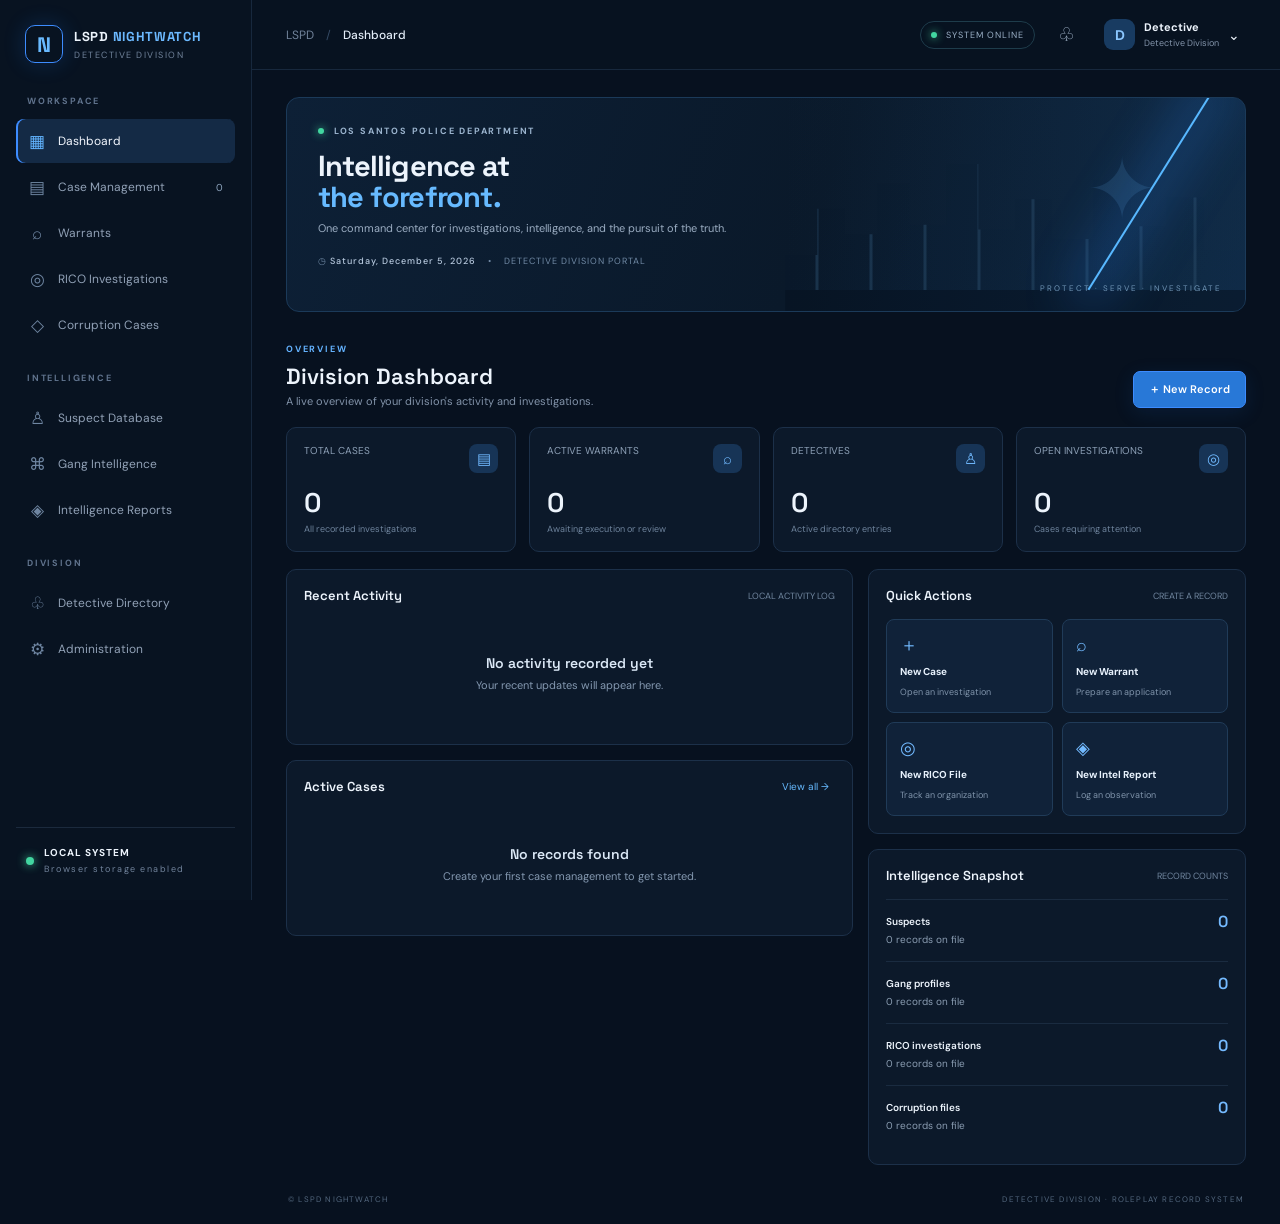
<file: index.html>
<!doctype html>
<html lang="en">
<head>
  <meta charset="utf-8"><meta name="viewport" content="width=device-width,initial-scale=1">
  <meta name="theme-color" content="#07111f">
  <title>LSPD Nightwatch | Detective Intelligence</title>
  <link rel="preconnect" href="https://fonts.googleapis.com"><link rel="preconnect" href="https://fonts.gstatic.com" crossorigin>
  <link href="https://fonts.googleapis.com/css2?family=DM+Sans:wght@400;500;600;700&family=Space+Grotesk:wght@500;600;700&display=swap" rel="stylesheet">
  <link rel="stylesheet" href="styles.css">
</head>
<body>
<div class="app-shell">
  <aside class="sidebar" id="sidebar">
    <div class="brand"><div class="brand-mark">N</div><div><b>LSPD <span>NIGHTWATCH</span></b><small>DETECTIVE DIVISION</small></div></div>
    <div class="nav-label">WORKSPACE</div>
    <nav id="nav">
      <button class="nav-item active" data-page="dashboard"><i>▦</i> Dashboard</button>
      <button class="nav-item" data-page="cases"><i>▤</i> Case Management <em id="caseNavCount">0</em></button>
      <button class="nav-item" data-page="warrants"><i>⌕</i> Warrants</button>
      <button class="nav-item" data-page="rico"><i>◎</i> RICO Investigations</button>
      <button class="nav-item" data-page="corruption"><i>◇</i> Corruption Cases</button>
      <div class="nav-label nav-gap">INTELLIGENCE</div>
      <button class="nav-item" data-page="suspects"><i>♙</i> Suspect Database</button>
      <button class="nav-item" data-page="gangs"><i>⌘</i> Gang Intelligence</button>
      <button class="nav-item" data-page="intelligence"><i>◈</i> Intelligence Reports</button>
      <div class="nav-label nav-gap">DIVISION</div>
      <button class="nav-item" data-page="detectives"><i>♧</i> Detective Directory</button>
      <button class="nav-item" data-page="admin"><i>⚙</i> Administration</button>
    </nav>
    <div class="sidebar-bottom"><div class="status-dot"></div><div><b>LOCAL SYSTEM</b><small>Browser storage enabled</small></div></div>
  </aside>
  <main class="main">
    <header class="topbar"><button class="mobile-menu" id="menuBtn">☰</button><div class="crumb">LSPD <span>/</span> <b id="crumb">Dashboard</b></div><div class="top-actions"><span class="live-pill"><i></i> SYSTEM ONLINE</span><button class="icon-btn" title="Notifications">♧</button><button class="profile" id="profileBtn"><span class="avatar">D</span><span><b id="profileName">Detective</b><small id="profileRank">Detective Division</small></span><span>⌄</span></button></div></header>
    <section class="content">
      <div class="hero" id="hero"><div class="hero-copy"><div class="eyebrow"><span></span> LOS SANTOS POLICE DEPARTMENT</div><h1>Intelligence at<br><span>the forefront.</span></h1><p>One command center for investigations, intelligence, and the pursuit of the truth.</p><div class="hero-meta"><span>◷ <b id="today"></b></span><span>•</span><span>DETECTIVE DIVISION PORTAL</span></div></div><div class="hero-art"><div class="cityline"></div><div class="beam"></div><div class="badge-watermark">✦</div><div class="hero-caption">PROTECT · SERVE · INVESTIGATE</div></div></div>
      <div class="page-heading"><div><div class="eyebrow blue">OVERVIEW</div><h2 id="pageTitle">Division Dashboard</h2><p id="pageSub">A live overview of your division's activity and investigations.</p></div><button class="primary-btn" id="newRecord">＋ New Record</button></div>
      <div id="pageBody"></div>
      <footer> <span>© LSPD NIGHTWATCH</span><span>DETECTIVE DIVISION · ROLEPLAY RECORD SYSTEM</span></footer>
    </section>
  </main>
</div>
<div class="modal-backdrop" id="modal"><div class="modal"><div class="modal-head"><div><div class="eyebrow blue">NIGHTWATCH RECORDS</div><h3 id="modalTitle">Create Record</h3></div><button class="close-btn" id="closeModal">×</button></div><form id="recordForm"><div id="formFields" class="form-grid"></div><div class="modal-actions"><button type="button" class="secondary-btn" id="cancelModal">Cancel</button><button class="primary-btn" type="submit">Save Record</button></div></form></div></div>
<div class="report-backdrop" id="reportModal"><article class="report-sheet"><div class="report-toolbar"><span class="report-classification">LSPD · OFFICIAL ROLEPLAY RECORD</span><button class="close-btn" id="closeReport" aria-label="Close report">×</button></div><div id="reportContent"></div></article></div><div class="toast" id="toast"></div>
<script src="app.js"></script>
</body></html>
</file>
<file: styles.css>
:root{--bg:#07111f;--panel:#0c192a;--panel2:#101f33;--line:#1c3049;--muted:#8293a9;--text:#edf4fc;--blue:#3d8cff;--cyan:#51c8ee;--green:#42d6a0;--amber:#f3b85c;--red:#ff737d}*{box-sizing:border-box}body{margin:0;background:var(--bg);color:var(--text);font-family:'DM Sans',sans-serif;font-size:14px}button,input,textarea,select{font:inherit}.app-shell{min-height:100vh}.sidebar{width:252px;background:#081321;border-right:1px solid #17283d;position:fixed;inset:0 auto 0 0;padding:25px 16px;display:flex;flex-direction:column;z-index:5}.brand{display:flex;align-items:center;gap:11px;padding:0 9px 32px}.brand-mark{width:38px;height:38px;border:1px solid #3d8cff;border-radius:10px;display:grid;place-items:center;color:#69baff;font:700 21px 'Space Grotesk';box-shadow:0 0 22px #247fff33}.brand b{font:700 13px 'Space Grotesk';letter-spacing:.7px}.brand b span{color:#6cb9ff}.brand small,.sidebar-bottom small{display:block;color:#71839b;font-size:9px;letter-spacing:1.5px;margin-top:4px}.nav-label{font-size:9px;color:#60738d;letter-spacing:1.8px;font-weight:700;padding:0 11px 10px}.nav-gap{margin-top:25px}.nav-item{width:100%;border:0;background:transparent;color:#91a1b6;padding:11px 12px;border-radius:8px;text-align:left;display:flex;align-items:center;gap:12px;margin:2px 0;cursor:pointer;font-size:12px;transition:.2s}.nav-item i{font-style:normal;font-size:17px;width:18px;text-align:center;color:#6f86a2}.nav-item:hover,.nav-item.active{background:#142a45;color:#f4f8ff}.nav-item.active{box-shadow:inset 2px 0 var(--blue)}.nav-item.active i{color:#62b4ff}.nav-item em{font-style:normal;margin-left:auto;font-size:10px;color:#8da4bd}.sidebar-bottom{margin-top:auto;border-top:1px solid #1b2a3d;padding:18px 10px 0;display:flex;align-items:center;gap:10px;font-size:10px}.sidebar-bottom b{letter-spacing:1px}.status-dot{width:8px;height:8px;border-radius:50%;background:var(--green);box-shadow:0 0 10px #42d6a0}.main{margin-left:252px;min-height:100vh}.topbar{height:70px;border-bottom:1px solid #17283d;display:flex;align-items:center;justify-content:space-between;padding:0 34px;background:#081321cc}.crumb{font-size:12px;color:#71839a}.crumb span{padding:0 9px;color:#354b65}.crumb b{color:#e3edf8;font-weight:500}.top-actions{display:flex;align-items:center;gap:17px}.live-pill{font-size:9px;letter-spacing:1px;color:#9bb0c6;border:1px solid #1e3c4b;padding:7px 10px;border-radius:20px}.live-pill i,.eyebrow span{display:inline-block;width:6px;height:6px;background:var(--green);border-radius:50%;margin-right:6px;box-shadow:0 0 8px var(--green)}.icon-btn,.mobile-menu,.close-btn{background:transparent;border:0;color:#9eb0c5;cursor:pointer;font-size:19px}.profile{display:flex;align-items:center;gap:9px;background:transparent;border:0;color:var(--text);text-align:left;cursor:pointer}.profile b{display:block;font-size:11px}.profile small{display:block;color:var(--muted);font-size:9px;margin-top:3px}.avatar{width:31px;height:31px;background:#183b61;color:#8bc7ff;border-radius:9px;display:grid;place-items:center;font-weight:700}.content{max-width:1500px;margin:auto;padding:27px 34px 20px}.hero{height:215px;border:1px solid #1b3a59;border-radius:13px;background:linear-gradient(110deg,#0d2036 0%,#0a192a 55%,#0c223b 100%);position:relative;overflow:hidden;display:flex;margin-bottom:31px}.hero-copy{padding:27px 31px;position:relative;z-index:2}.eyebrow{font-size:9px;letter-spacing:1.8px;color:#9bb4ce;font-weight:700}.eyebrow.blue{color:#64b3ff}.hero h1{font:700 29px 'Space Grotesk';line-height:1.08;margin:13px 0 8px;letter-spacing:-.8px}.hero h1 span{color:#67baff}.hero p{color:#9badc2;font-size:11px;margin:0}.hero-meta{display:flex;gap:12px;color:#718aa5;font-size:9px;letter-spacing:1px;margin-top:20px}.hero-meta b{color:#b9cbe0;font-weight:500}.hero-art{position:absolute;right:0;top:0;width:48%;height:100%;overflow:hidden;background:linear-gradient(90deg,#0b1b2d00,#173a5b66)}.cityline{position:absolute;bottom:0;right:0;width:100%;height:75%;opacity:.55;background:linear-gradient(0deg,#07111f 0 13%,transparent 13%),repeating-linear-gradient(90deg,transparent 0 30px,#274765 31px 33px,transparent 34px 54px);clip-path:polygon(0 65%,7% 65%,7% 36%,13% 36%,13% 52%,20% 52%,20% 20%,27% 20%,27% 46%,35% 46%,35% 8%,42% 8%,42% 49%,50% 49%,50% 30%,58% 30%,58% 55%,67% 55%,67% 18%,75% 18%,75% 47%,83% 47%,83% 29%,91% 29%,91% 62%,100% 62%,100% 100%,0 100%)}.beam{position:absolute;right:20%;top:-30px;width:2px;height:240px;background:#58b8ff;transform:rotate(32deg);box-shadow:0 0 50px 15px #2e8bff44}.badge-watermark{position:absolute;right:19%;top:36px;font-size:86px;color:#67baff22}.hero-caption{position:absolute;right:23px;bottom:18px;color:#6f94b5;font-size:8px;letter-spacing:2px}.page-heading{display:flex;align-items:end;justify-content:space-between;margin-bottom:19px}.page-heading h2{font:600 22px 'Space Grotesk';margin:7px 0 4px}.page-heading p{color:var(--muted);font-size:11px;margin:0}.primary-btn,.secondary-btn{border:1px solid #3d8cff;background:#2878d7;color:white;border-radius:7px;padding:10px 15px;font-weight:600;font-size:11px;cursor:pointer;box-shadow:0 5px 20px #1c6bd522}.primary-btn:hover{background:#398cff}.secondary-btn{background:#14243a;border-color:#2b405a;color:#b7c7d8;box-shadow:none}.stats{display:grid;grid-template-columns:repeat(4,1fr);gap:13px;margin-bottom:17px}.stat-card,.panel{background:var(--panel);border:1px solid var(--line);border-radius:10px}.stat-card{padding:16px 17px;position:relative}.stat-top{display:flex;justify-content:space-between;color:#8ea1b7;font-size:10px}.stat-icon{width:29px;height:29px;border-radius:8px;display:grid;place-items:center;background:#173456;color:#71baff;font-size:15px}.stat-value{font:600 27px 'Space Grotesk';margin:12px 0 3px}.stat-note{color:#6f849d;font-size:9px}.dashboard-grid{display:grid;grid-template-columns:1.5fr 1fr;gap:15px}.panel{padding:17px;margin-bottom:15px;min-width:0}.panel-head{display:flex;justify-content:space-between;align-items:center;margin-bottom:15px}.panel-head h3{font:600 13px 'Space Grotesk';margin:0}.panel-head small{color:#71869f;font-size:9px}.text-link{background:none;border:0;color:#67baff;font-size:10px;cursor:pointer}.activity{display:flex;gap:12px;padding:11px 0;border-top:1px solid #1a2b40}.activity:first-of-type{border-top:0}.activity-icon{width:29px;height:29px;border-radius:8px;background:#142e4a;color:#73baff;display:grid;place-items:center;flex-shrink:0}.activity b{font-size:10px;font-weight:600}.activity p{color:#8b9db2;font-size:10px;margin:4px 0}.activity time{font-size:9px;color:#60758d}.quick-grid{display:grid;grid-template-columns:1fr 1fr;gap:9px}.quick{padding:13px;background:#102239;border:1px solid #203b58;border-radius:8px;text-align:left;color:#e8f2fd;cursor:pointer}.quick:hover{border-color:#438fe0}.quick strong{display:block;font-size:10px;margin:8px 0 3px}.quick small{color:#7f93aa;font-size:9px}.quick i{font-style:normal;color:#72baff;font-size:18px}.table-wrap{overflow:auto}.data-table{width:100%;border-collapse:collapse;white-space:nowrap}.data-table th{text-align:left;color:#71859e;font-size:9px;letter-spacing:1px;font-weight:600;padding:10px;border-bottom:1px solid #24374d}.data-table td{padding:12px 10px;border-bottom:1px solid #1a2a3e;font-size:10px;color:#c5d2e0}.data-table tr:last-child td{border-bottom:0}.record-title{color:#edf5ff;font-weight:600}.tag{display:inline-block;border-radius:20px;padding:4px 8px;background:#18334e;color:#83c3ff;font-size:9px}.tag.green{background:#123b35;color:#5fe0b1}.tag.amber{background:#44351f;color:#f3c16e}.tag.red{background:#48252d;color:#ff9098}.toolbar{display:flex;gap:9px;margin-bottom:12px}.toolbar input,.toolbar select,.field input,.field textarea,.field select{width:100%;background:#081626;border:1px solid #263d57;color:#e7f0fa;border-radius:7px;padding:10px 11px;outline:none;font-size:11px}.toolbar input{max-width:360px}.toolbar select{max-width:180px}.toolbar input:focus,.field input:focus,.field textarea:focus,.field select:focus{border-color:#4b9cff}.empty{padding:35px 15px;text-align:center;color:#8498b0;font-size:11px}.empty b{display:block;color:#dce9f7;font:600 14px 'Space Grotesk';margin-bottom:6px}.record-actions{display:flex;gap:6px}.mini-btn{background:#142943;border:1px solid #28435f;color:#9fcaff;border-radius:5px;padding:5px 8px;font-size:9px;cursor:pointer}.mini-btn.delete{color:#ff9aa2}.modal-backdrop{display:none;position:fixed;inset:0;background:#020812cc;z-index:10;align-items:center;justify-content:center;padding:20px}.modal-backdrop.open{display:flex}.modal{width:min(620px,100%);max-height:90vh;overflow:auto;background:#0d1b2c;border:1px solid #29445f;border-radius:12px;padding:22px;box-shadow:0 20px 80px #0009}.modal-head{display:flex;justify-content:space-between;align-items:center;margin-bottom:18px}.modal h3{font:600 19px 'Space Grotesk';margin:5px 0}.close-btn{font-size:25px}.form-grid{display:grid;grid-template-columns:1fr 1fr;gap:13px}.field.full{grid-column:1/-1}.field label{display:block;color:#9eb0c5;font-size:10px;margin-bottom:6px}.field textarea{min-height:80px;resize:vertical}.modal-actions{display:flex;justify-content:flex-end;gap:8px;margin-top:20px}.toast{position:fixed;right:25px;bottom:25px;background:#12382f;border:1px solid #2b8068;color:#9af0d2;padding:12px 17px;border-radius:8px;font-size:11px;opacity:0;transform:translateY(8px);transition:.25s;pointer-events:none;z-index:20}.toast.show{opacity:1;transform:none}footer{display:flex;justify-content:space-between;color:#53677e;font-size:8px;letter-spacing:1.2px;padding:14px 2px 0}.mobile-menu{display:none}
@media(max-width:1050px){.sidebar{width:220px}.main{margin-left:220px}.content{padding:22px}.stats{grid-template-columns:repeat(2,1fr)}}@media(max-width:720px){.sidebar{transform:translateX(-100%);transition:.25s;width:255px}.sidebar.open{transform:none}.main{margin-left:0}.topbar{padding:0 16px;height:60px}.mobile-menu{display:block}.crumb{margin-right:auto;margin-left:10px}.live-pill{display:none}.profile small,.profile>span:last-child{display:none}.content{padding:17px 14px}.hero{height:220px}.hero-copy{padding:23px 20px}.hero-art{width:55%;opacity:.6}.hero h1{font-size:26px}.page-heading h2{font-size:19px}.stats{gap:8px}.stat-card{padding:12px}.stat-value{font-size:23px}.dashboard-grid{grid-template-columns:1fr}.form-grid{grid-template-columns:1fr}.field.full{grid-column:auto}.toolbar{flex-wrap:wrap}.toolbar input{max-width:none;flex:1 1 100%}footer{gap:10px;flex-direction:column}}

/* Read-only report viewer */
.report-backdrop{display:none;position:fixed;inset:0;z-index:15;background:#020812e8;overflow:auto;padding:30px 16px;align-items:flex-start;justify-content:center}.report-backdrop.open{display:flex}.report-sheet{width:min(850px,100%);min-height:650px;background:#f5f7fa;color:#172334;border-radius:8px;padding:38px 48px;box-shadow:0 25px 90px #0009}.report-toolbar{display:flex;justify-content:space-between;align-items:center;border-bottom:1px solid #d8e0e9;padding-bottom:12px}.report-classification{font-size:9px;letter-spacing:1.7px;color:#42617f;font-weight:700}.report-sheet .close-btn{color:#33465c}.report-kicker{font-size:10px;letter-spacing:2px;color:#42617f;font-weight:700;margin-top:28px}.report-title{font:700 27px 'Space Grotesk';margin:9px 0 5px;color:#12243a}.report-subtitle{font-size:9px;letter-spacing:1.5px;color:#53718f;font-weight:700}.report-meta{display:grid;grid-template-columns:repeat(2,1fr);gap:14px;margin:25px 0}.report-meta div{padding:11px 12px;background:#e9eef4;border-left:3px solid #397fc4}.report-meta small{display:block;color:#60758c;font-size:9px;text-transform:uppercase;letter-spacing:1px;margin-bottom:5px}.report-meta b{font-size:11px;color:#172b42}.report-rule{height:1px;background:#cbd5df;margin:18px 0}.report-section{padding:13px 0;border-bottom:1px solid #dce3ea}.report-section h3{font:700 11px 'DM Sans';text-transform:uppercase;letter-spacing:1px;color:#355779;margin:0 0 8px}.report-section p{white-space:pre-wrap;line-height:1.7;font-size:12px;color:#24384d;margin:0}.report-footer{display:flex;justify-content:space-between;margin-top:35px;padding-top:12px;border-top:1px solid #cbd5df;color:#6a7e92;font-size:8px;letter-spacing:1px}@media(max-width:600px){.report-sheet{padding:24px 19px}.report-meta{grid-template-columns:1fr}.report-title{font-size:22px}}
</file>
